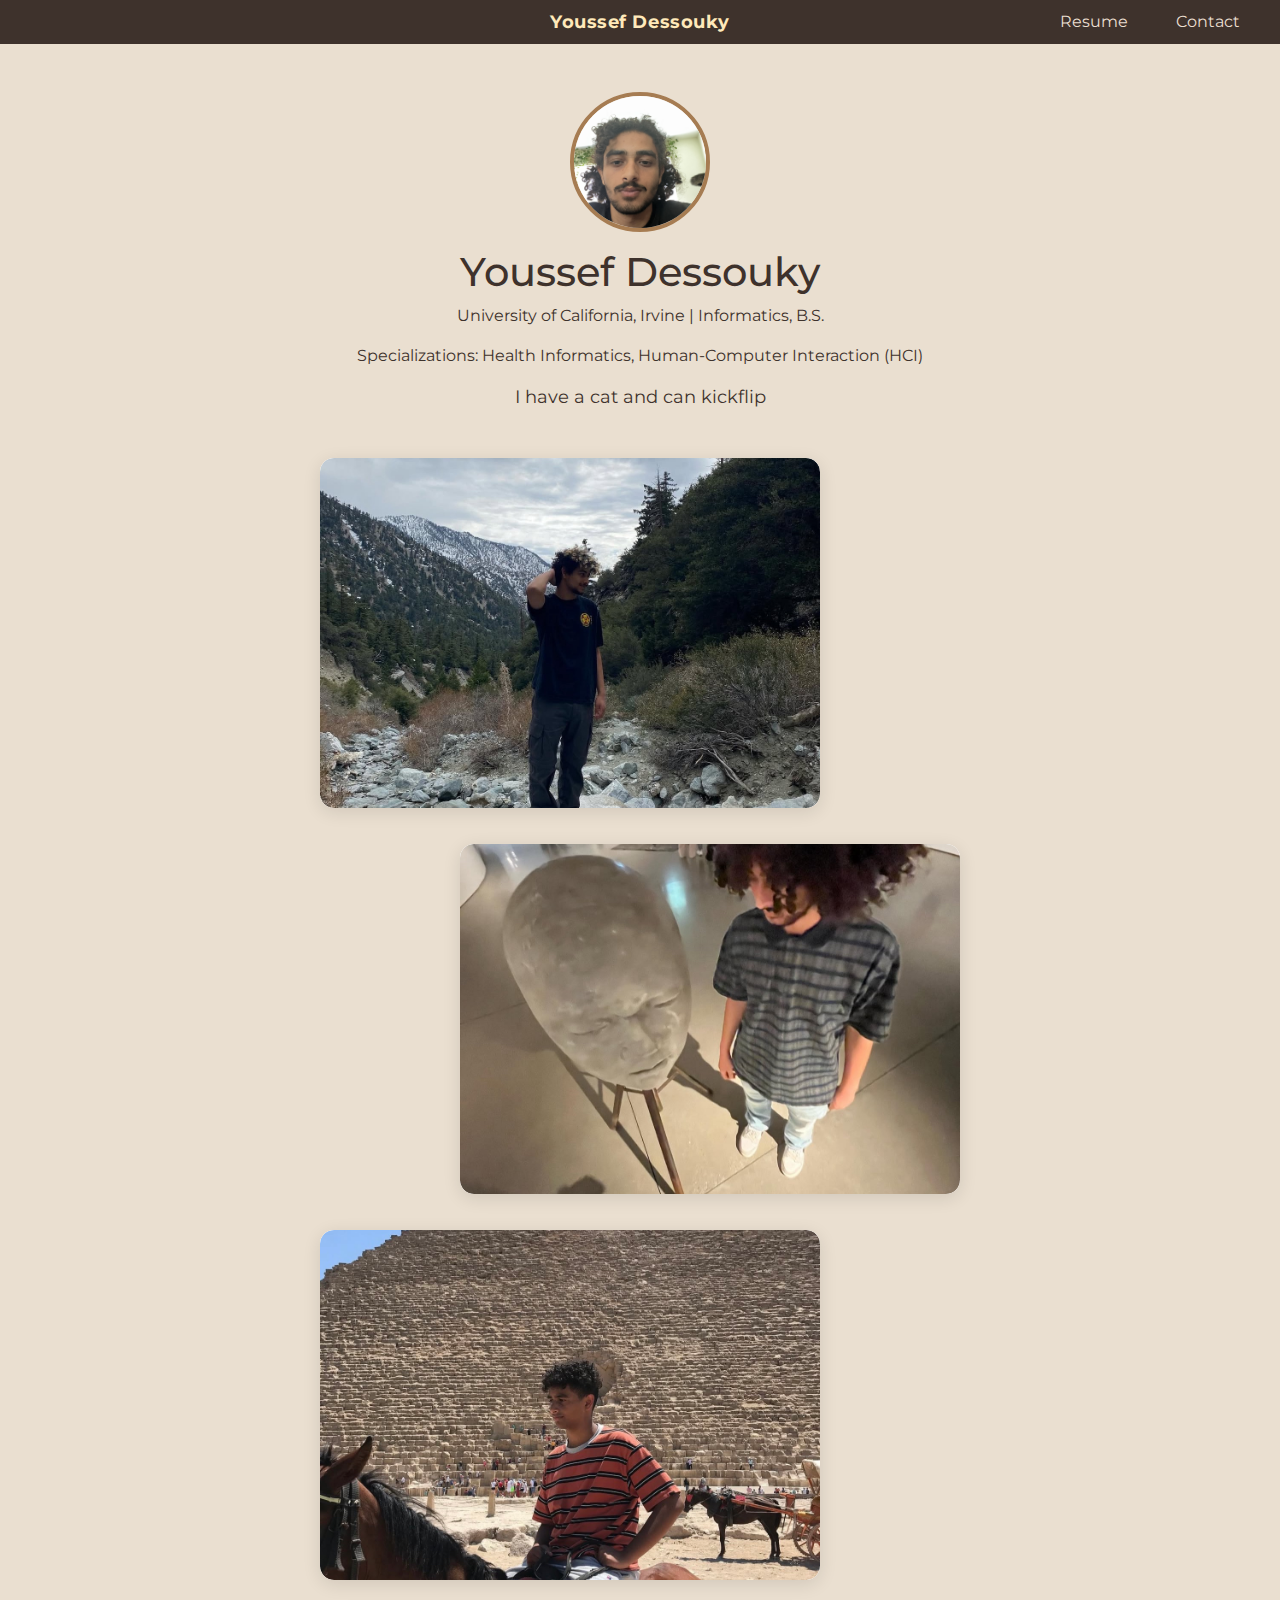
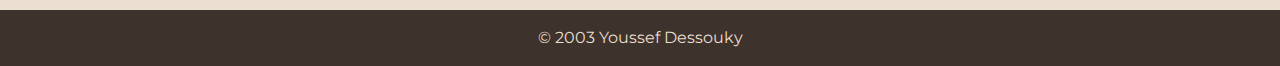
<file: index.html>
<!DOCTYPE html>
<html lang="en">
<head>
  <meta charset="UTF-8">
  <meta name="viewport" content="width=device-width, initial-scale=1.0">
  <title>Youssef Dessouky</title>
  <link href="https://cdn.jsdelivr.net/npm/bootstrap@5.3.3/dist/css/bootstrap.min.css" rel="stylesheet">
  <link href="https://fonts.googleapis.com/css2?family=Montserrat:wght@400;700&display=swap" rel="stylesheet">
  <link rel="stylesheet" href="pimped.css">
</head>
<body>

<nav class="navbar custom-navbar">
  <div class="nav-center">
    <a href="index.html" class="nav-brand nav-home-btn">Youssef Dessouky</a>
    <button class="nav-toggle d-lg-none" aria-label="Toggle navigation">
      &#9776;
    </button>
  </div>
  <div class="nav-links">
    <a href="resume.html">Resume</a>
    <a href="mailto:Dessouky2003@gmail.com">Contact</a>
  </div>
</nav>
<div class="mobile-menu">
  <a href="index.html">Home</a>
  <a href="resume.html">Resume</a>
  <a href="mailto:Dessouky2003@gmail.com">Contact</a>
</div>


<header class="text-center my-5">
  <img src="images/IMG_1357.jpg" class="profile-img rounded-circle border border-4 border-accent">
  <h1 class="mt-3">Youssef Dessouky</h1>
  <p>University of California, Irvine | Informatics, B.S.</p>
  <p>Specializations: Health Informatics, Human-Computer Interaction (HCI)</p>
  <p class="fun-facts">I have a cat and can kickflip </p>
</header>

<div class="image-gallery">
  <div class="gallery-row left">
    <div class="gallery-item left">
      <img src="images/mountain.png">
      <div class="gallery-text">Exploring nature is where I recharge!</div>
    </div>
    <div class="gallery-spacer"></div>
  </div>
  <div class="gallery-row right">
    <div class="gallery-item right">
      <img src="images/museum.png">
      <div class="gallery-text">Art inspires tech creativity.</div>
    </div>
    <div class="gallery-spacer"></div>
  </div>
  <div class="gallery-row left">
    <div class="gallery-item left">
      <img src="images/pyramid.png">
      <div class="gallery-text">Proud Egyptian, rooted in heritage.</div>
    </div>
    <div class="gallery-spacer"></div>
  </div>
</div>

<footer class="text-center py-3">
  &copy; 2003 Youssef Dessouky
</footer>

</body>
</html>
</file>
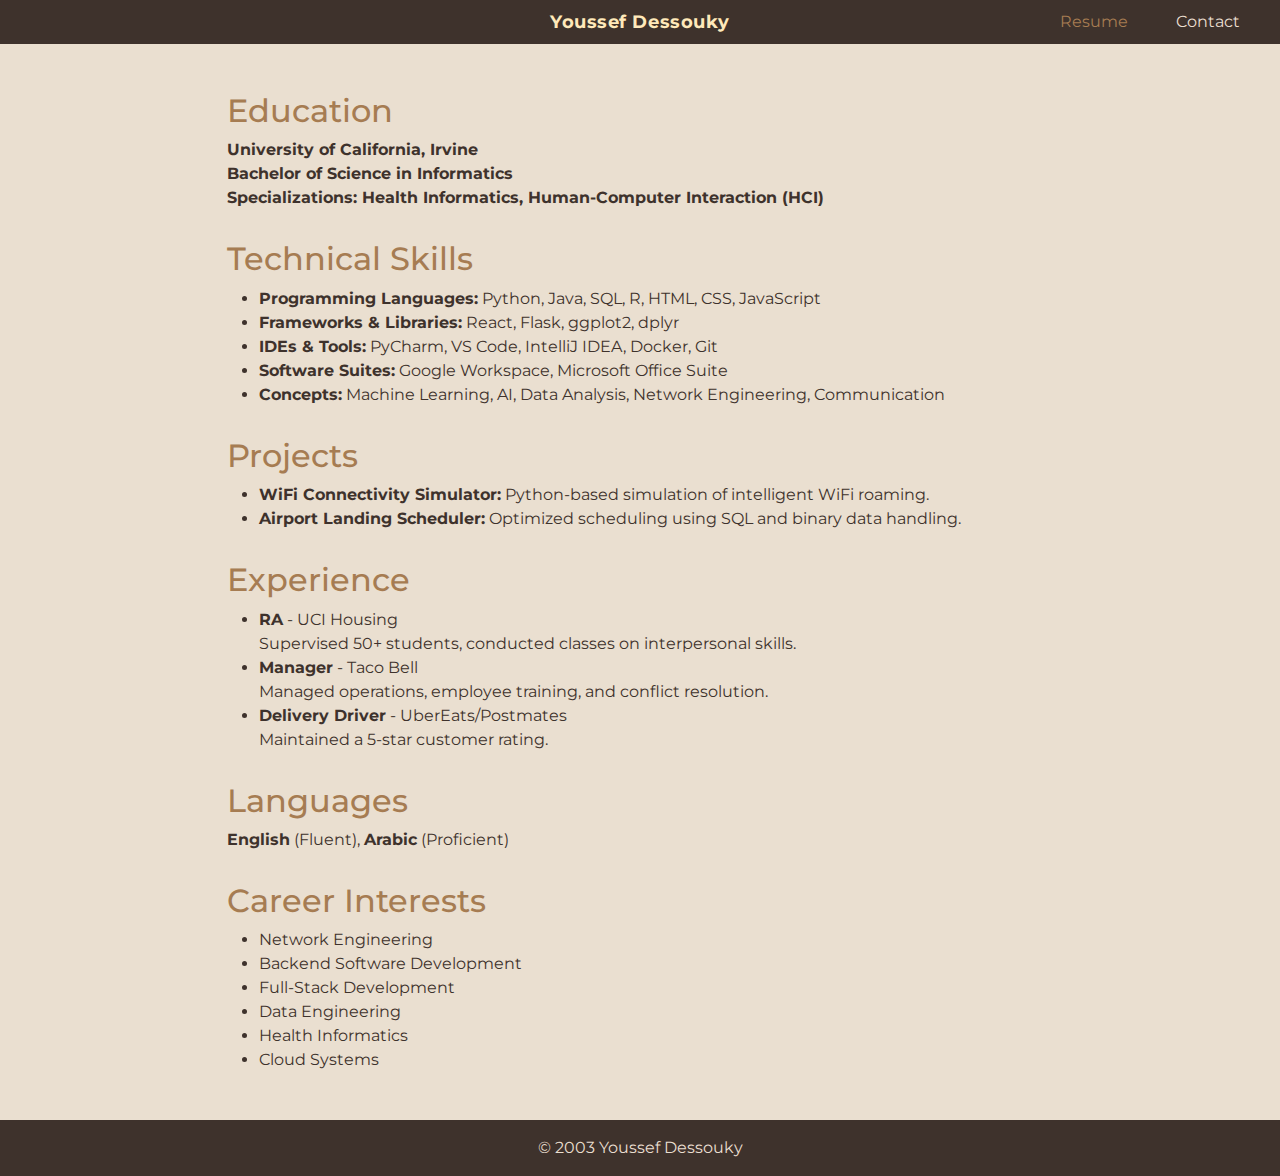
<file: resume.html>
<!DOCTYPE html>
<html lang="en">
<head>
  <meta charset="UTF-8">
  <title>Resume | Youssef Dessouky</title>
  <meta name="viewport" content="width=device-width, initial-scale=1.0">
  <link href="https://cdn.jsdelivr.net/npm/bootstrap@5.3.3/dist/css/bootstrap.min.css" rel="stylesheet">
  <link href="https://fonts.googleapis.com/css2?family=Montserrat&display=swap" rel="stylesheet">
  <link rel="stylesheet" href="pimped.css">
</head>
<body>

<nav class="navbar custom-navbar">
  <div class="nav-center">
    <a href="index.html" class="nav-brand nav-home-btn">Youssef Dessouky</a>
  </div>
  <div class="nav-links">
    <a href="resume.html" class="active">Resume</a>
    <a href="mailto:Dessouky2003@gmail.com">Contact</a>
  </div>
</nav>

<div class="container my-5 resume-content">

  <h2>Education</h2>
  <p>
    <strong>University of California, Irvine</strong><br>
    <strong>Bachelor of Science in Informatics</strong><br>
    <strong>Specializations: Health Informatics, Human-Computer Interaction (HCI)</strong>
  </p>

  <h2>Technical Skills</h2>
  <ul>
    <li><strong>Programming Languages:</strong> Python, Java, SQL, R, HTML, CSS, JavaScript</li>
    <li><strong>Frameworks & Libraries:</strong> React, Flask, ggplot2, dplyr</li>
    <li><strong>IDEs & Tools:</strong> PyCharm, VS Code, IntelliJ IDEA, Docker, Git</li>
    <li><strong>Software Suites:</strong> Google Workspace, Microsoft Office Suite</li>
    <li><strong>Concepts:</strong> Machine Learning, AI, Data Analysis, Network Engineering, Communication</li>
  </ul>

  <h2>Projects</h2>
  <ul>
    <li><strong>WiFi Connectivity Simulator:</strong> Python-based simulation of intelligent WiFi roaming.</li>
    <li><strong>Airport Landing Scheduler:</strong> Optimized scheduling using SQL and binary data handling.</li>
  </ul>

  <h2>Experience</h2>
  <ul>
    <li><strong>RA</strong> - UCI Housing<br>
      Supervised 50+ students, conducted classes on interpersonal skills.
    </li>
    <li><strong>Manager</strong> - Taco Bell<br>
      Managed operations, employee training, and conflict resolution.
    </li>
    <li><strong>Delivery Driver</strong> - UberEats/Postmates<br>
      Maintained a 5-star customer rating.
    </li>
  </ul>

  <h2>Languages</h2>
  <p>
    <strong>English</strong> (Fluent), <strong>Arabic</strong> (Proficient)
  </p>

  <h2>Career Interests</h2>
  <ul>
    <li>Network Engineering</li>
    <li>Backend Software Development</li>
    <li>Full-Stack Development</li>
    <li>Data Engineering</li>
    <li>Health Informatics</li>
    <li>Cloud Systems</li>
  </ul>

</div>

<footer class="text-center py-3">
  &copy; 2003 Youssef Dessouky
</footer>

</body>
</html>
</file>
<file: pimped.css>
body {
  font-family: 'Montserrat', sans-serif;
  background-color: #EADFD0;
  color: #3E322C;
  margin: 0;
  overflow-x: hidden;
}

/* Navbar */
.custom-navbar {
  background: #3E322C !important;
  display: flex;
  align-items: center;
  height: 44px;
  padding: 0 40px;
  justify-content: center;
  width: 100vw;
  position: relative;
}
.nav-center {
  position: absolute;
  left: 50%;
  transform: translateX(-50%);
  height: 44px;
  display: flex;
  align-items: center;
  z-index: 2;
}
.nav-brand,
.nav-home-btn {
  font-weight: bold;
  font-size: 1.15rem;
  color: #FFE9BA !important;
  letter-spacing: 0.03em;
  text-decoration: none;
  background: none;
  border: none;
  outline: none;
  cursor: pointer;
  padding: 0 10px;
  border-radius: 7px;
  transition: background 0.15s, color 0.15s;
  display: inline-block;
  line-height: 44px;
}
.nav-home-btn:hover,
.nav-home-btn:focus {
  background: none;
  color: #A67C52 !important;
  text-decoration: none;
}
.nav-links {
  margin-left: auto;
  display: flex;
  gap: 2rem;
  align-items: center;
}
.nav-links a {
  color: #EADFD0;
  text-decoration: none;
  font-size: 1rem;
  transition: color 0.2s;
  margin-left: 16px;
}
.nav-links a.active,
.nav-links a:hover {
  color: #A67C52;
}

/* Hamburger & mobile nav styling */
.nav-toggle {
  background: none;
  border: none;
  color: #FFE9BA;
  font-size: 2rem;
  display: none;
  cursor: pointer;
}
.mobile-menu {
  display: none;
  position: absolute;
  top: 50px;
  left: 0;
  width: 100vw;
  background: #3E322C;
  z-index: 9999;
  flex-direction: column;
  align-items: center;
  padding-bottom: 14px;
}
.mobile-menu a {
  color: #EADFD0;
  text-decoration: none;
  font-size: 1.2rem;
  padding: 16px 0 0 0;
  width: 100vw;
  text-align: center;
  display: block;
}
.mobile-menu a:last-child { padding-bottom: 10px; }

/* Profile image - responsive and always round */
.profile-img {
  width: 140px !important;
  height: 140px !important;
  max-width: 38vw;
  max-height: 38vw;
  object-fit: cover;
  border-radius: 50% !important;
  border: 4px solid #A67C52 !important;
  margin: 0 auto;
  display: block;
}
@media (max-width: 600px) {
  .profile-img {
    width: 90px !important;
    height: 90px !important;
    max-width: 30vw;
    max-height: 30vw;
  }
}

/* Gallery layout */
.image-gallery {
  display: flex;
  flex-direction: column;
  gap: 36px;
  margin-top: 30px;
  margin-bottom: 30px;
}
.gallery-row {
  width: 100%;
  display: flex;
  justify-content: center;
  align-items: flex-start;
}
.gallery-row.left {
  justify-content: flex-start;
}
.gallery-row.right {
  justify-content: flex-end;
}
.gallery-item {
  position: relative;
  width: 500px;
  max-width: 90vw;
  height: 350px;
  aspect-ratio: 16/9;
  border-radius: 14px;
  box-shadow: 0 4px 18px rgba(0,0,0,0.11);
  overflow: hidden;
  background: #fff;
  z-index: 2;
  transition: transform 0.2s;
  margin-bottom: 0;
  display: flex;
  align-items: center;
}
.gallery-item:hover {
  transform: translateY(-8px) scale(1.025);
}
.gallery-item.left {
  margin-left: 25vw;
  margin-right: auto;
}
.gallery-item.right {
  margin-right: 25vw;
  margin-left: auto;
}
.gallery-item img {
  width: 100% !important;
  height: 100% !important;
  object-fit: cover;
  display: block;
  border-radius: 14px;
  z-index: 1;
  position: relative;
  aspect-ratio: 16/9 !important;
}

/* GALLERY TEXT */
.gallery-text {
  position: absolute;
  top: 0;
  width: 330px;
  height: 100%;
  background: rgba(62,50,44,0.88);
  color: #EADFD0;
  display: flex;
  align-items: center;
  justify-content: center;
  font-size: 1.25rem;
  text-align: center;
  padding: 24px;
  box-sizing: border-box;
  border-radius: 14px;
  z-index: 2;
  transition: transform 0.35s cubic-bezier(.8, .2, .2, 1), opacity 0.35s;
  opacity: 0;
  pointer-events: none;
}
.gallery-item.left .gallery-text {
  left: 0;
  transform: translateX(-60%);
}
.gallery-item.left:hover .gallery-text {
  opacity: 1;
  pointer-events: auto;
  transform: translateX(100%);
}
.gallery-item.right .gallery-text {
  right: 0;
  left: unset;
  transform: translateX(60%);
}
.gallery-item.right:hover .gallery-text {
  opacity: 1;
  pointer-events: auto;
  transform: translateX(-100%);
}

/* --- RESPONSIVE FIXES FOR TABLET AND MOBILE --- */
@media (max-width: 1100px) {
  .gallery-item {
    width: 80vw;
    max-width: 95vw;
    height: auto;
    aspect-ratio: 16/9 !important;
  }
  .gallery-text {
    width: 100%;
    font-size: 1rem;
    padding: 12px;
  }
}
@media (max-width: 900px) {
  .gallery-item {
    width: 98vw !important;
    max-width: 100vw !important;
    height: auto !important;
    margin: 0 auto 20px auto !important;
    aspect-ratio: 16/9 !important;
    box-sizing: border-box;
  }
  .gallery-item img {
    width: 100% !important;
    height: auto !important;
    min-height: 120px;
    aspect-ratio: 16/9 !important;
    border-radius: 14px;
  }
  .gallery-text {
    position: absolute;
    top: 0;
    left: 0 !important;
    right: 0 !important;
    width: 100vw !important;
    min-width: 0;
    height: 100%;
    font-size: 1.05rem;
    padding: 14px 2vw;
    border-radius: 14px;
    transform: none !important;
    opacity: 0;
    pointer-events: none;
    z-index: 3;
    box-sizing: border-box;
  }
  .gallery-row {
    justify-content: center !important;
    align-items: center;
    flex-direction: column !important;
    gap: 18px;
    width: 100vw;
    max-width: 100vw;
  }
  .gallery-item.left,
  .gallery-item.right {
    margin: 0 auto 18px auto !important;
  }
  .gallery-spacer { display: none !important; }
  .gallery-item:active .gallery-text,
  .gallery-item:focus .gallery-text {
    opacity: 1 !important;
    pointer-events: auto;
  }
}
/* Mobile header and profile */
@media (max-width: 600px) {
  .custom-navbar {
    flex-direction: column;
    height: auto;
    padding: 10px 10px;
    width: 100vw;
  }
  .nav-center {
    position: static;
    transform: none;
    margin-bottom: 6px;
    width: 100%;
    justify-content: center;
  }
  .nav-links {
    justify-content: center;
    gap: 1.2rem;
    width: 100vw;
  }
  .profile-img {
    width: 90px !important;
    height: 90px !important;
    max-width: 30vw;
    max-height: 30vw;
  }
  .gallery-item {
    width: 98vw !important;
    height: auto !important;
    margin: 0 auto 12px auto !important;
    aspect-ratio: 16/9 !important;
  }
  .gallery-text {
    width: 100vw !important;
    font-size: 0.97rem;
    padding: 6px 0;
    border-radius: 12px;
    left: 0 !important;
    right: 0 !important;
  }
  header.text-center h1,
  header.text-center p {
    font-size: 1rem;
    margin: 2px 0;
  }
  header.text-center {
    margin-top: 24px !important;
    margin-bottom: 16px !important;
    padding: 0 8px;
  }
}
/* Hamburger menu on mobile */
@media (max-width: 700px) {
  .nav-links {
    display: none !important;
  }
  .nav-toggle {
    display: inline-block;
    position: absolute;
    right: 20px;
    top: 3px;
    z-index: 10001;
  }
  .nav-center {
    width: 100vw;
    justify-content: center;
    text-align: center;
    position: relative;
  }
  .custom-navbar {
    justify-content: center;
    align-items: center;
    padding: 0 0 0 0;
    min-height: 54px;
    height: auto;
  }
  .nav-brand {
    width: 100%;
    text-align: center;
    font-size: 1.25rem;
    z-index: 10001;
  }
  .mobile-menu {
    display: none;
    flex-direction: column;
    align-items: center;
  }
  .mobile-menu.open {
    display: flex;
  }
}
@media (max-width: 500px) {
  .gallery-item,
  .gallery-item img,
  .profile-img {
    width: 100vw !important;
    min-width: 0;
    height: auto !important;
    max-width: 100vw !important;
    aspect-ratio: 16/9 !important;
  }
  .gallery-text {
    width: 100vw !important;
    padding: 6px 2vw;
  }
}

/* Fun facts */
.fun-facts {
  font-size: 1.1rem;
  color: #3E322C;
}
.border-accent {
  border-color: #A67C52 !important;
}

/* Resume section */
.resume-content {
  max-width: 850px;
  margin: 0 auto;
}
.resume-content h2 {
  color: #A67C52;
  margin-top: 30px;
}
.resume-content ul, .resume-content p {
  color: #3E322C;
}

/* Footer */
footer {
  background-color: #3E322C;
  color: #EADFD0;
}
</file>
